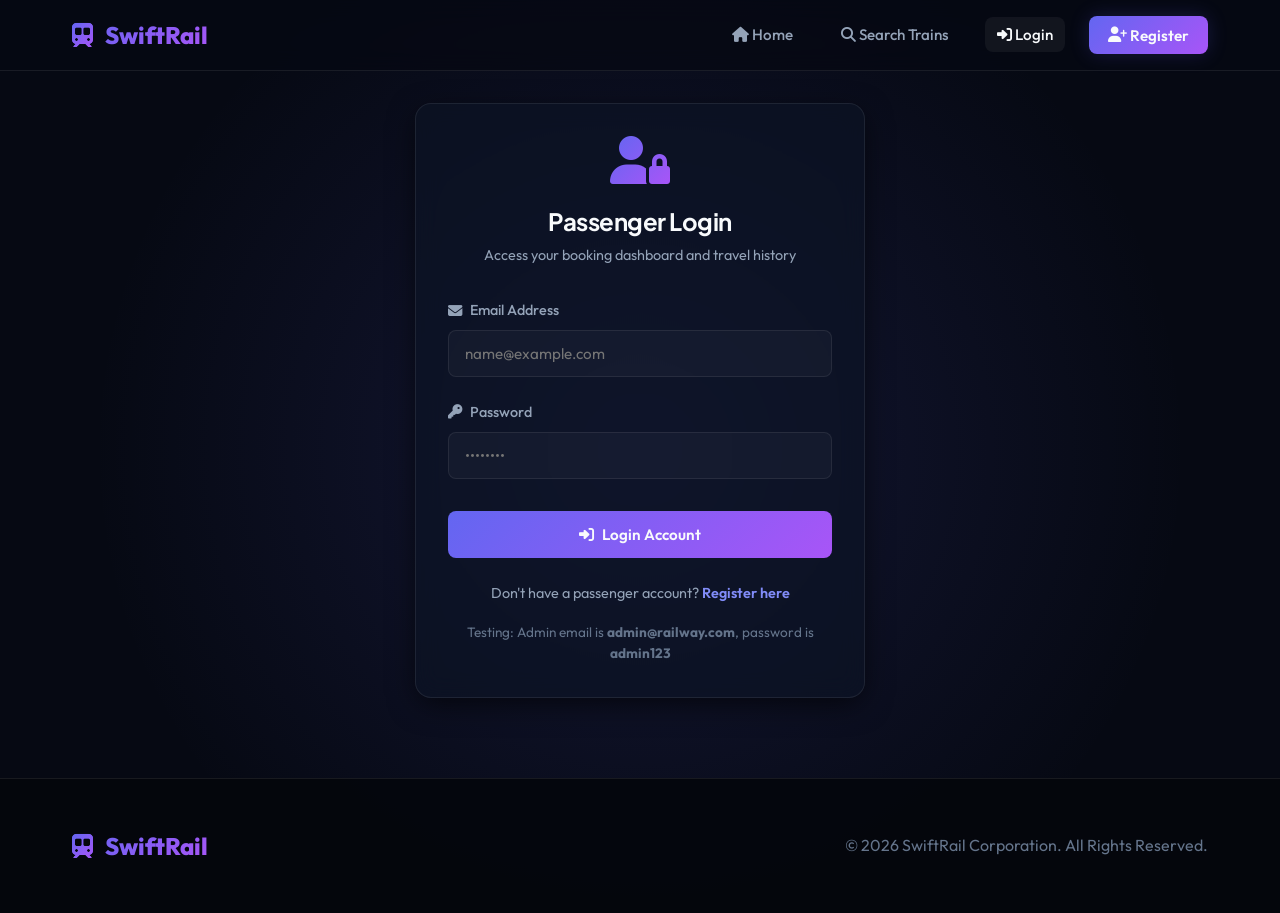
<file: Frontend/booking.html>
<!DOCTYPE html>
<html lang="en">
<head>
    <meta charset="UTF-8">
    <meta name="viewport" content="width=device-width, initial-scale=1.0">
    <title>Book Ticket - SwiftRail</title>
    <link rel="stylesheet" href="style.css">
    <link rel="stylesheet" href="https://cdnjs.cloudflare.com/ajax/libs/font-awesome/6.4.0/css/all.min.css">
</head>
<body>
    <header>
        <div class="nav-container">
            <a href="index.html" class="logo">
                <i class="fa-solid fa-train-subway"></i> SwiftRail
            </a>
            <nav>
                <ul id="nav-links">
                    <li><a href="index.html"><i class="fa-solid fa-house"></i> Home</a></li>
                    <li><a href="trains.html"><i class="fa-solid fa-magnifying-glass"></i> Search Trains</a></li>
                </ul>
            </nav>
        </div>
    </header>

    <main>
        <h2 style="margin-bottom: 2rem;"><i class="fa-solid fa-address-card" style="color: var(--primary-light);"></i> Passenger & Ticket Details</h2>

        <div class="grid-2">
            <!-- Left Side: Form -->
            <div class="glass-card">
                <h3 style="margin-bottom: 1.5rem; display: flex; align-items: center; gap: 0.5rem;">
                    <i class="fa-solid fa-user-pen" style="color: var(--primary-light);"></i> Passenger Information
                </h3>
                <form id="ticket-booking-form">
                    <div class="form-group">
                        <label for="book-passenger-name"><i class="fa-solid fa-user"></i> Passenger Name</label>
                        <input type="text" id="book-passenger-name" placeholder="Rahul Sharma" required>
                    </div>

                    <div class="grid-2">
                        <div class="form-group">
                            <label for="book-coach"><i class="fa-solid fa-couch"></i> Coach Type</label>
                            <select id="book-coach" required>
                                <option value="Sleeper">Sleeper</option>
                                <option value="AC 3 Tier">AC 3 Tier</option>
                                <option value="AC 2 Tier">AC 2 Tier</option>
                                <option value="AC First Class">AC First Class</option>
                                <option value="Chair Car">Chair Car</option>
                            </select>
                        </div>

                        <div class="form-group">
                            <label for="book-seat-pref"><i class="fa-solid fa-face-smile"></i> Seat Preference</label>
                            <select id="book-seat-pref" required>
                                <option value="No Preference">No Preference</option>
                                <option value="Lower">Lower Berth</option>
                                <option value="Middle">Middle Berth</option>
                                <option value="Upper">Upper Berth</option>
                                <option value="Side Lower">Side Lower</option>
                                <option value="Side Upper">Side Upper</option>
                                <option value="Window">Window Seat</option>
                            </select>
                        </div>
                    </div>

                    <div style="background: rgba(255, 255, 255, 0.02); border: 1px solid var(--border-color); border-radius: var(--radius-sm); padding: 1rem; margin-top: 1rem;">
                        <span style="font-size: 0.85rem; color: var(--text-secondary);"><i class="fa-solid fa-circle-info"></i> Booking note:</span>
                        <p style="font-size: 0.8rem; color: var(--text-muted); margin-top: 0.25rem;">Choose a seat visually below or let the system allocate it. Status Confirmed/RAC depends on general quota availability.</p>
                    </div>

                    <!-- Visual Seat Map (Visualisation Feature) -->
                    <div id="seat-map-wrapper" style="margin-top: 1.5rem;">
                        <h4 style="margin-bottom: 0.75rem; color: var(--primary-light);"><i class="fa-solid fa-chair"></i> Select Seat Visually</h4>
                        <div id="seat-layout-grid" style="display: grid; grid-template-columns: repeat(4, 1fr); gap: 0.5rem; background: rgba(0,0,0,0.2); padding: 1rem; border-radius: var(--radius-sm); border: 1px solid var(--border-color); max-height: 250px; overflow-y: auto;">
                            <!-- Dynamically generated seats -->
                        </div>
                        <div style="display: flex; gap: 1rem; justify-content: center; margin-top: 0.75rem; font-size: 0.8rem; color: var(--text-secondary);">
                            <span style="display: flex; align-items: center; gap: 0.25rem;"><i class="fa-solid fa-square" style="color: var(--primary-light);"></i> Selected</span>
                            <span style="display: flex; align-items: center; gap: 0.25rem;"><i class="fa-solid fa-square" style="color: rgba(255,255,255,0.05); border: 1px solid var(--border-color);"></i> Available</span>
                            <span style="display: flex; align-items: center; gap: 0.25rem;"><i class="fa-solid fa-square" style="color: var(--danger);"></i> Booked</span>
                        </div>
                        <input type="hidden" id="book-selected-seat" value="">
                    </div>
                </form>
            </div>

            <!-- Right Side: Booking Summary & Details -->
            <div class="glass-card" style="display: flex; flex-direction: column; justify-content: space-between;">
                <div>
                    <h3 style="margin-bottom: 1.5rem; display: flex; align-items: center; gap: 0.5rem; border-bottom: 1px solid var(--border-color); padding-bottom: 0.75rem;">
                        <i class="fa-solid fa-list-check" style="color: var(--primary-light);"></i> Booking Summary
                    </h3>
                    <div id="booking-summary-details" style="display: flex; flex-direction: column; gap: 1rem;">
                        <!-- Injected by script.js -->
                        <div style="text-align: center; padding: 2rem;">
                            <i class="fa-solid fa-spinner fa-spin" style="font-size: 2rem; color: var(--primary-light);"></i>
                        </div>
                    </div>
                </div>

                <div style="margin-top: 2rem;">
                    <div style="display: flex; justify-content: space-between; align-items: center; margin-bottom: 1.5rem; border-top: 1px solid var(--border-color); padding-top: 1rem;">
                        <span style="font-size: 1.1rem; font-weight: 600;">Total Fare (incl. taxes)</span>
                        <span id="booking-summary-total-fare" style="font-size: 1.8rem; font-weight: 800; color: var(--primary-light);">₹0.00</span>
                    </div>
                    <button type="submit" form="ticket-booking-form" class="btn" style="width: 100%; padding: 0.9rem;"><i class="fa-solid fa-credit-card"></i> Proceed to Payment</button>
                </div>
            </div>
        </div>
    </main>

    <footer>
        <div class="footer-content">
            <div class="logo">
                <i class="fa-solid fa-train-subway"></i> SwiftRail
            </div>
            <p style="color: var(--text-muted);">&copy; 2026 SwiftRail Corporation. All Rights Reserved.</p>
        </div>
    </footer>

    <script src="script.js"></script>
</body>
</html>
</file>
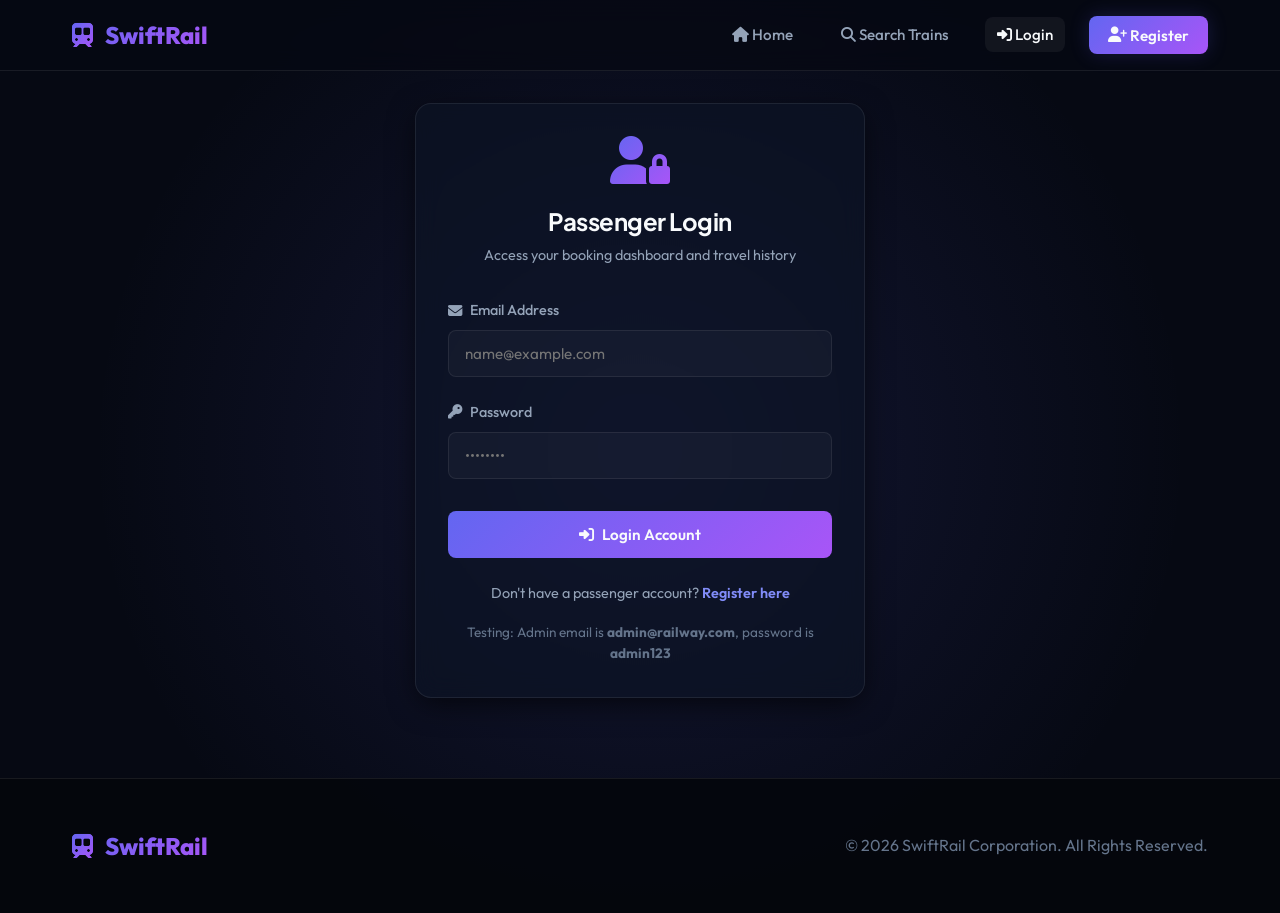
<file: Frontend/login.html>
<!DOCTYPE html>
<html lang="en">
<head>
    <meta charset="UTF-8">
    <meta name="viewport" content="width=device-width, initial-scale=1.0">
    <title>Login - SwiftRail</title>
    <link rel="stylesheet" href="style.css">
    <link rel="stylesheet" href="https://cdnjs.cloudflare.com/ajax/libs/font-awesome/6.4.0/css/all.min.css">
</head>
<body>
    <header>
        <div class="nav-container">
            <a href="index.html" class="logo">
                <i class="fa-solid fa-train-subway"></i> SwiftRail
            </a>
            <nav>
                <ul id="nav-links">
                    <li><a href="index.html"><i class="fa-solid fa-house"></i> Home</a></li>
                    <li><a href="trains.html"><i class="fa-solid fa-magnifying-glass"></i> Search Trains</a></li>
                </ul>
            </nav>
        </div>
    </header>

    <main style="display: flex; justify-content: center; align-items: center; min-height: 60vh;">
        <div class="glass-card" style="width: 100%; max-width: 450px;">
            <div style="text-align: center; margin-bottom: 2rem;">
                <i class="fa-solid fa-user-lock" style="font-size: 3rem; background: var(--primary-gradient); -webkit-background-clip: text; -webkit-text-fill-color: transparent;"></i>
                <h2 style="margin-top: 1rem;">Passenger Login</h2>
                <p style="color: var(--text-secondary); font-size: 0.9rem; margin-top: 0.25rem;">Access your booking dashboard and travel history</p>
            </div>

            <div id="login-error" style="background: rgba(239, 68, 68, 0.1); border: 1px solid rgba(239, 68, 68, 0.2); color: var(--danger); padding: 0.75rem 1rem; border-radius: var(--radius-sm); margin-bottom: 1.5rem; font-size: 0.9rem; display: none;">
                <!-- Error text injected here -->
            </div>

            <form id="login-form">
                <div class="form-group">
                    <label for="login-email"><i class="fa-solid fa-envelope"></i> Email Address</label>
                    <input type="email" id="login-email" placeholder="name@example.com" required>
                </div>

                <div class="form-group" style="margin-bottom: 2rem;">
                    <div style="display: flex; justify-content: space-between; align-items: center;">
                        <label for="login-password"><i class="fa-solid fa-key"></i> Password</label>
                    </div>
                    <input type="password" id="login-password" placeholder="••••••••" required>
                </div>

                <button type="submit" class="btn" style="width: 100%; padding: 0.9rem;"><i class="fa-solid fa-right-to-bracket"></i> Login Account</button>
            </form>

            <div class="form-footer">
                Don't have a passenger account? <a href="register.html" style="font-weight: 600;">Register here</a>
            </div>
            
            <div style="text-align: center; margin-top: 1rem; font-size: 0.85rem; color: var(--text-muted);">
                Testing: Admin email is <strong>admin@railway.com</strong>, password is <strong>admin123</strong>
            </div>
        </div>
    </main>

    <footer>
        <div class="footer-content">
            <div class="logo">
                <i class="fa-solid fa-train-subway"></i> SwiftRail
            </div>
            <p style="color: var(--text-muted);">&copy; 2026 SwiftRail Corporation. All Rights Reserved.</p>
        </div>
    </footer>

    <script src="script.js"></script>
</body>
</html>
</file>
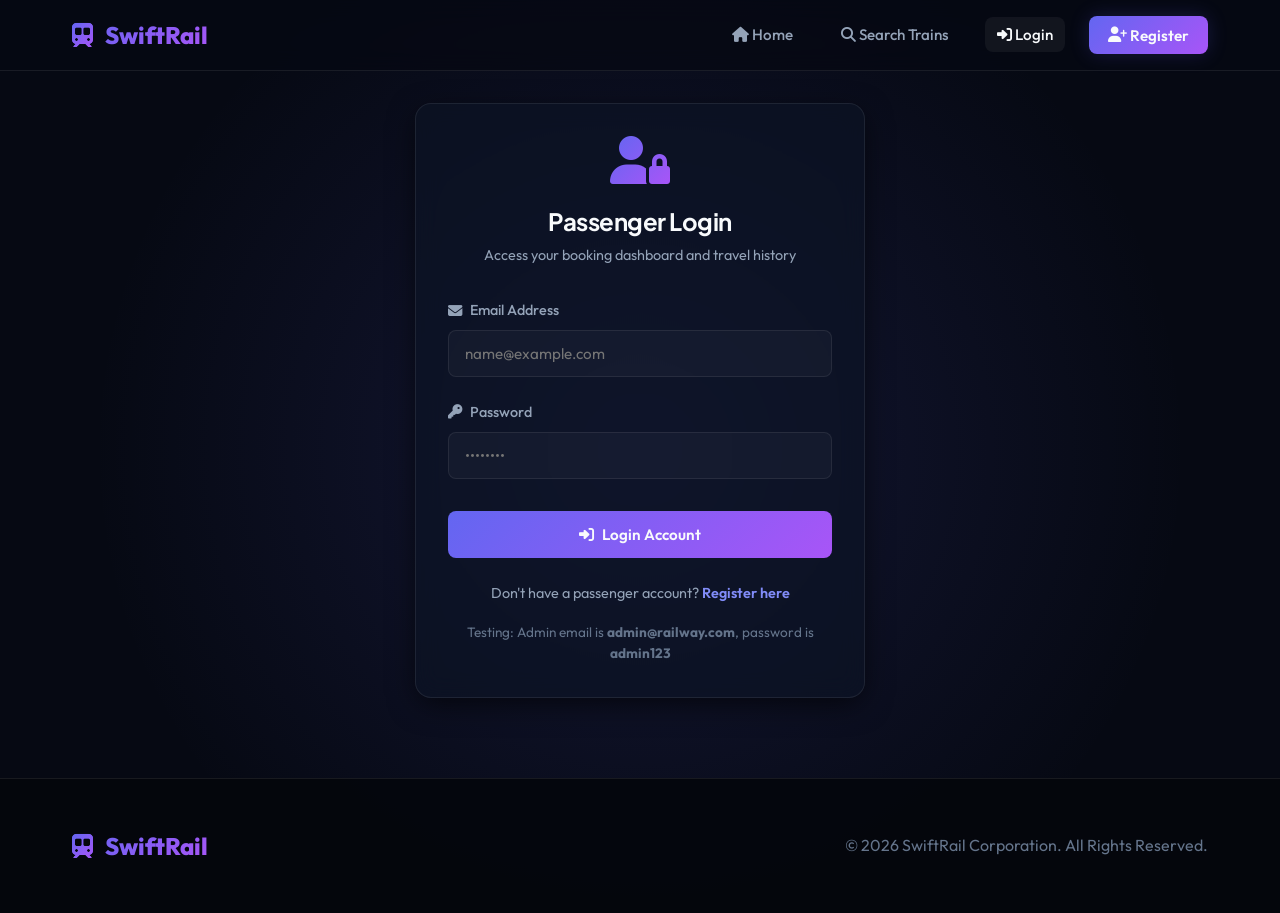
<file: Frontend/payment.html>
<!DOCTYPE html>
<html lang="en">
<head>
    <meta charset="UTF-8">
    <meta name="viewport" content="width=device-width, initial-scale=1.0">
    <title>Payment Portal - SwiftRail</title>
    <link rel="stylesheet" href="style.css">
    <link rel="stylesheet" href="https://cdnjs.cloudflare.com/ajax/libs/font-awesome/6.4.0/css/all.min.css">
</head>
<body>
    <header>
        <div class="nav-container">
            <a href="index.html" class="logo">
                <i class="fa-solid fa-train-subway"></i> SwiftRail
            </a>
            <nav>
                <ul id="nav-links">
                    <li><a href="index.html"><i class="fa-solid fa-house"></i> Home</a></li>
                    <li><a href="trains.html"><i class="fa-solid fa-magnifying-glass"></i> Search Trains</a></li>
                </ul>
            </nav>
        </div>
    </header>

    <main style="display: flex; justify-content: center; align-items: center; min-height: 70vh;">
        <div class="glass-card" style="width: 100%; max-width: 500px;">
            <div style="text-align: center; margin-bottom: 2rem;">
                <i class="fa-solid fa-shield-halved" style="font-size: 3rem; color: var(--success);"></i>
                <h2 style="margin-top: 1rem;">Secure Payment Gateway</h2>
                <p style="color: var(--text-secondary); font-size: 0.9rem;">Please choose your preferred transaction method</p>
            </div>

            <!-- Loading overlay or state -->
            <div id="payment-loader" style="text-align: center; padding: 2rem;">
                <i class="fa-solid fa-spinner fa-spin" style="font-size: 2rem; color: var(--primary-light);"></i>
            </div>

            <div id="payment-main-content" style="display: none;">
                <div style="background: rgba(255, 255, 255, 0.02); border: 1px solid var(--border-color); padding: 1.2rem; border-radius: var(--radius-sm); margin-bottom: 2rem;">
                    <div style="display: flex; justify-content: space-between; align-items: center; margin-bottom: 0.5rem;">
                        <span style="color: var(--text-secondary); font-size: 0.9rem;">Booking ID</span>
                        <strong id="pay-booking-id">#401</strong>
                    </div>
                    <div style="display: flex; justify-content: space-between; align-items: center; margin-bottom: 0.5rem;">
                        <span style="color: var(--text-secondary); font-size: 0.9rem;">Passenger Name</span>
                        <strong id="pay-passenger-name">Rahul Sharma</strong>
                    </div>
                    <div style="display: flex; justify-content: space-between; align-items: center; border-top: 1px solid var(--border-color); padding-top: 0.75rem; margin-top: 0.75rem;">
                        <span style="font-weight: 600;">Amount Payable</span>
                        <strong id="pay-amount" style="font-size: 1.4rem; color: var(--primary-light);">₹1200.00</strong>
                    </div>
                </div>

                <form id="payment-form">
                    <div class="form-group" style="margin-bottom: 2rem;">
                        <label for="pay-method"><i class="fa-solid fa-wallet"></i> Choose Payment Method</label>
                        <select id="pay-method" required>
                            <option value="" disabled selected>Select Payment Method</option>
                            <option value="UPI">UPI (Google Pay, PhonePe, Paytm)</option>
                            <option value="Credit Card">Credit Card (Visa, MasterCard, Amex)</option>
                            <option value="Debit Card">Debit Card (Rupay, Visa, Maestro)</option>
                            <option value="Net Banking">Net Banking (SBI, HDFC, ICICI)</option>
                            <option value="Wallet">Wallet (Paytm, Mobikwik)</option>
                        </select>
                    </div>

                    <button type="submit" class="btn" style="width: 100%; padding: 0.9rem;" id="payment-submit-btn">
                        <i class="fa-solid fa-lock-open"></i> Authorize & Pay ₹0.00
                    </button>
                </form>
            </div>
            
            <!-- Success/Failed State Panel -->
            <div id="payment-status-panel" style="display: none; text-align: center; padding: 2rem 0;">
                <div id="payment-status-icon-container" style="margin-bottom: 1.5rem;">
                    <!-- Status Icon will be injected -->
                </div>
                <h2 id="payment-status-title" style="margin-bottom: 0.5rem;">Payment Successful!</h2>
                <p id="payment-status-msg" style="color: var(--text-secondary); margin-bottom: 2rem; font-size: 0.95rem;">Your booking is now confirmed. Safe travels!</p>
                
                <div style="background: rgba(255, 255, 255, 0.02); border: 1px solid var(--border-color); padding: 1rem; border-radius: var(--radius-sm); text-align: left; margin-bottom: 2rem; font-size: 0.9rem;">
                    <div style="display: flex; justify-content: space-between; margin-bottom: 0.4rem;">
                        <span style="color: var(--text-secondary);">Transaction ID:</span>
                        <strong id="status-txn-id">TXN123456789</strong>
                    </div>
                    <div style="display: flex; justify-content: space-between;">
                        <span style="color: var(--text-secondary);">Allocated Seat:</span>
                        <strong id="status-seat-num">C5-18</strong>
                    </div>
                </div>

                <div style="display: flex; gap: 1rem; justify-content: center;">
                    <a href="booking_history.html" class="btn btn-secondary"><i class="fa-solid fa-list-check"></i> Bookings</a>
                    <a href="passenger_dashboard.html" class="btn"><i class="fa-solid fa-gauge-high"></i> Dashboard</a>
                </div>
            </div>
        </div>
    </main>

    <footer>
        <div class="footer-content">
            <div class="logo">
                <i class="fa-solid fa-train-subway"></i> SwiftRail
            </div>
            <p style="color: var(--text-muted);">&copy; 2026 SwiftRail Corporation. All Rights Reserved.</p>
        </div>
    </footer>

    <script src="script.js"></script>
</body>
</html>
</file>
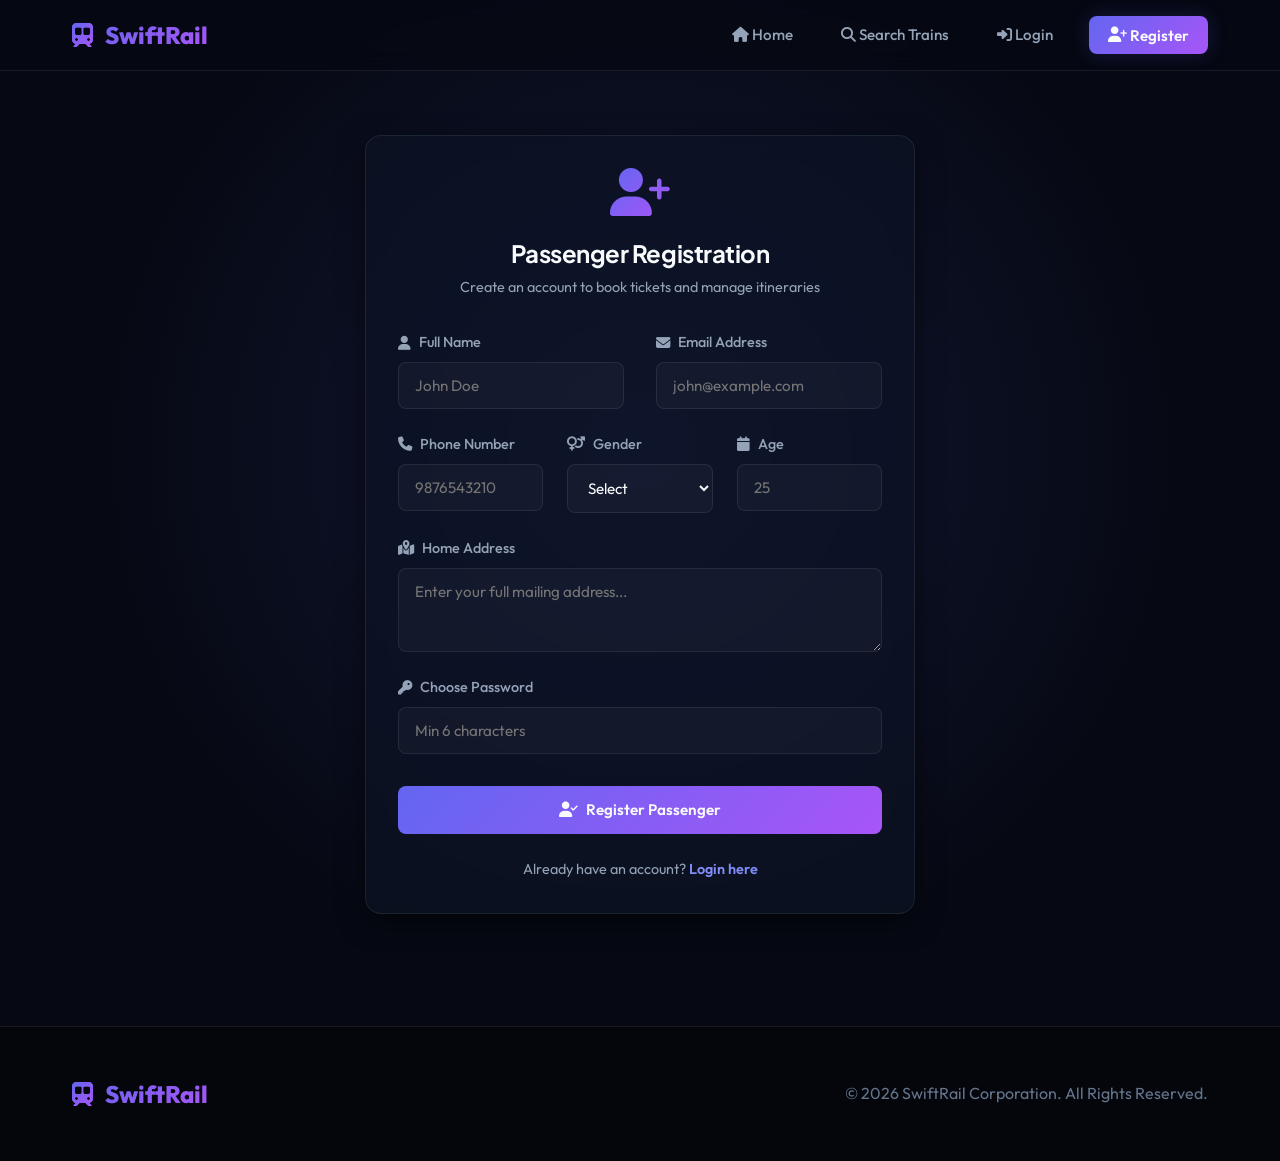
<file: Frontend/register.html>
<!DOCTYPE html>
<html lang="en">
<head>
    <meta charset="UTF-8">
    <meta name="viewport" content="width=device-width, initial-scale=1.0">
    <title>Passenger Registration - SwiftRail</title>
    <link rel="stylesheet" href="style.css">
    <link rel="stylesheet" href="https://cdnjs.cloudflare.com/ajax/libs/font-awesome/6.4.0/css/all.min.css">
</head>
<body>
    <header>
        <div class="nav-container">
            <a href="index.html" class="logo">
                <i class="fa-solid fa-train-subway"></i> SwiftRail
            </a>
            <nav>
                <ul id="nav-links">
                    <li><a href="index.html"><i class="fa-solid fa-house"></i> Home</a></li>
                    <li><a href="trains.html"><i class="fa-solid fa-magnifying-glass"></i> Search Trains</a></li>
                </ul>
            </nav>
        </div>
    </header>

    <main style="display: flex; justify-content: center; align-items: center; min-height: 80vh;">
        <div class="glass-card" style="width: 100%; max-width: 550px; margin: 2rem 0;">
            <div style="text-align: center; margin-bottom: 2rem;">
                <i class="fa-solid fa-user-plus" style="font-size: 3rem; background: var(--primary-gradient); -webkit-background-clip: text; -webkit-text-fill-color: transparent;"></i>
                <h2 style="margin-top: 1rem;">Passenger Registration</h2>
                <p style="color: var(--text-secondary); font-size: 0.9rem; margin-top: 0.25rem;">Create an account to book tickets and manage itineraries</p>
            </div>

            <div id="register-error" style="background: rgba(239, 68, 68, 0.1); border: 1px solid rgba(239, 68, 68, 0.2); color: var(--danger); padding: 0.75rem 1rem; border-radius: var(--radius-sm); margin-bottom: 1.5rem; font-size: 0.9rem; display: none;">
                <!-- Error text injected here -->
            </div>

            <form id="register-form">
                <div class="grid-2">
                    <div class="form-group">
                        <label for="reg-name"><i class="fa-solid fa-user"></i> Full Name</label>
                        <input type="text" id="reg-name" placeholder="John Doe" required>
                    </div>

                    <div class="form-group">
                        <label for="reg-email"><i class="fa-solid fa-envelope"></i> Email Address</label>
                        <input type="email" id="reg-email" placeholder="john@example.com" required>
                    </div>
                </div>

                <div class="grid-3">
                    <div class="form-group">
                        <label for="reg-phone"><i class="fa-solid fa-phone"></i> Phone Number</label>
                        <input type="tel" id="reg-phone" placeholder="9876543210" required>
                    </div>

                    <div class="form-group">
                        <label for="reg-gender"><i class="fa-solid fa-venus-mars"></i> Gender</label>
                        <select id="reg-gender" required>
                            <option value="" disabled selected>Select</option>
                            <option value="Male">Male</option>
                            <option value="Female">Female</option>
                            <option value="Other">Other</option>
                        </select>
                    </div>

                    <div class="form-group">
                        <label for="reg-age"><i class="fa-solid fa-calendar"></i> Age</label>
                        <input type="number" id="reg-age" min="1" max="120" placeholder="25" required>
                    </div>
                </div>

                <div class="form-group">
                    <label for="reg-address"><i class="fa-solid fa-map-location-dot"></i> Home Address</label>
                    <textarea id="reg-address" rows="3" placeholder="Enter your full mailing address..." required></textarea>
                </div>

                <div class="form-group" style="margin-bottom: 2rem;">
                    <label for="reg-password"><i class="fa-solid fa-key"></i> Choose Password</label>
                    <input type="password" id="reg-password" placeholder="Min 6 characters" minlength="6" required>
                </div>

                <button type="submit" class="btn" style="width: 100%; padding: 0.9rem;"><i class="fa-solid fa-user-check"></i> Register Passenger</button>
            </form>

            <div class="form-footer">
                Already have an account? <a href="login.html" style="font-weight: 600;">Login here</a>
            </div>
        </div>
    </main>

    <footer>
        <div class="footer-content">
            <div class="logo">
                <i class="fa-solid fa-train-subway"></i> SwiftRail
            </div>
            <p style="color: var(--text-muted);">&copy; 2026 SwiftRail Corporation. All Rights Reserved.</p>
        </div>
    </footer>

    <script src="script.js"></script>
</body>
</html>
</file>
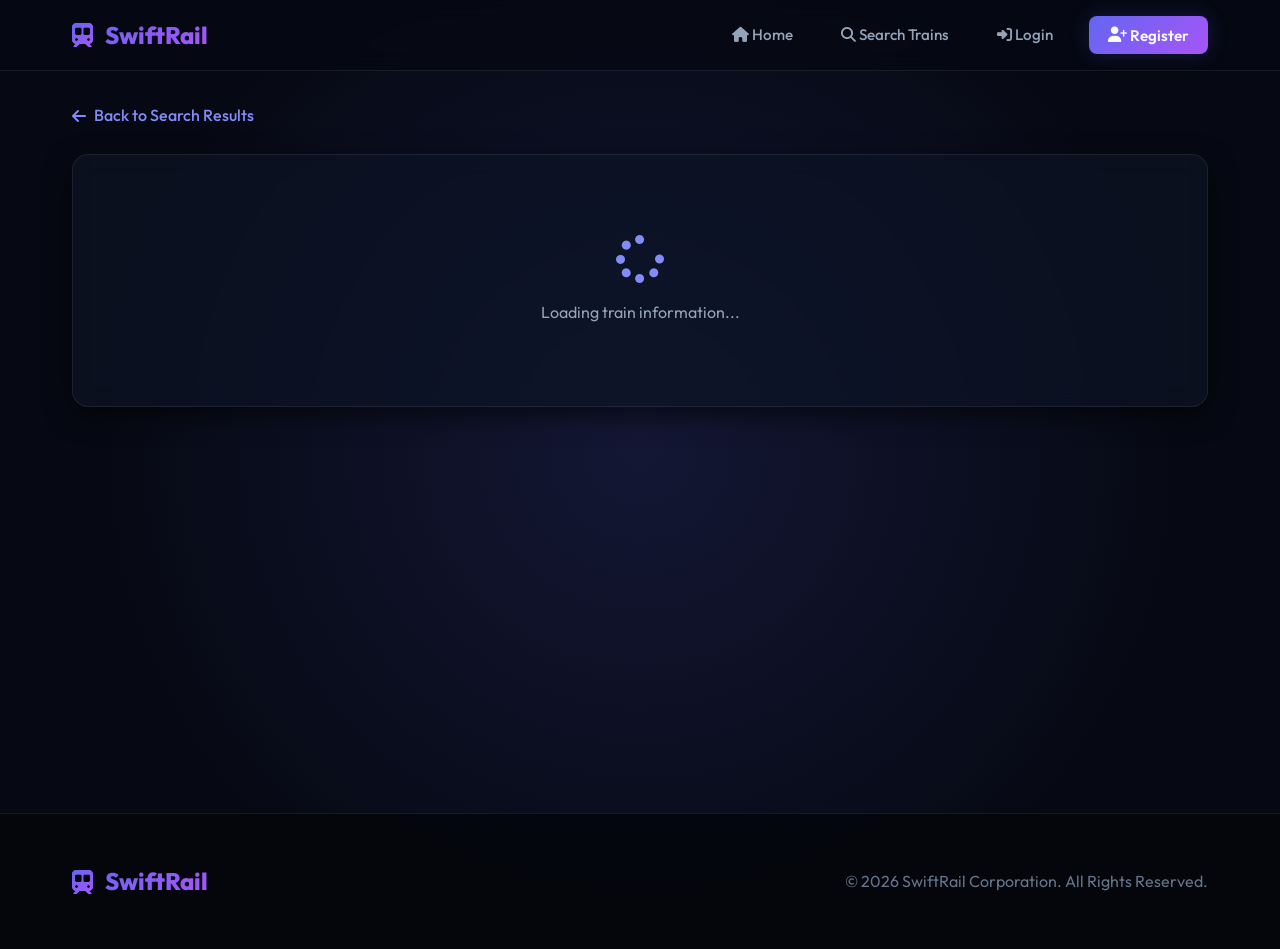
<file: Frontend/train_details.html>
<!DOCTYPE html>
<html lang="en">
<head>
    <meta charset="UTF-8">
    <meta name="viewport" content="width=device-width, initial-scale=1.0">
    <title>Train Details - SwiftRail</title>
    <link rel="stylesheet" href="style.css">
    <link rel="stylesheet" href="https://cdnjs.cloudflare.com/ajax/libs/font-awesome/6.4.0/css/all.min.css">
</head>
<body>
    <header>
        <div class="nav-container">
            <a href="index.html" class="logo">
                <i class="fa-solid fa-train-subway"></i> SwiftRail
            </a>
            <nav>
                <ul id="nav-links">
                    <li><a href="index.html"><i class="fa-solid fa-house"></i> Home</a></li>
                    <li><a href="trains.html"><i class="fa-solid fa-magnifying-glass"></i> Search Trains</a></li>
                </ul>
            </nav>
        </div>
    </header>

    <main>
        <div style="margin-bottom: 1.5rem;">
            <a href="javascript:history.back()" style="display: inline-flex; align-items: center; gap: 0.5rem; font-weight: 500;">
                <i class="fa-solid fa-arrow-left"></i> Back to Search Results
            </a>
        </div>

        <div class="glass-card" id="train-details-panel">
            <!-- Dynamically populated train details -->
            <div style="text-align: center; padding: 3rem;">
                <i class="fa-solid fa-spinner fa-spin" style="font-size: 3rem; color: var(--primary-light);"></i>
                <p style="margin-top: 1rem; color: var(--text-secondary);">Loading train information...</p>
            </div>
        </div>
    </main>

    <footer>
        <div class="footer-content">
            <div class="logo">
                <i class="fa-solid fa-train-subway"></i> SwiftRail
            </div>
            <p style="color: var(--text-muted);">&copy; 2026 SwiftRail Corporation. All Rights Reserved.</p>
        </div>
    </footer>

    <script src="script.js"></script>
</body>
</html>
</file>
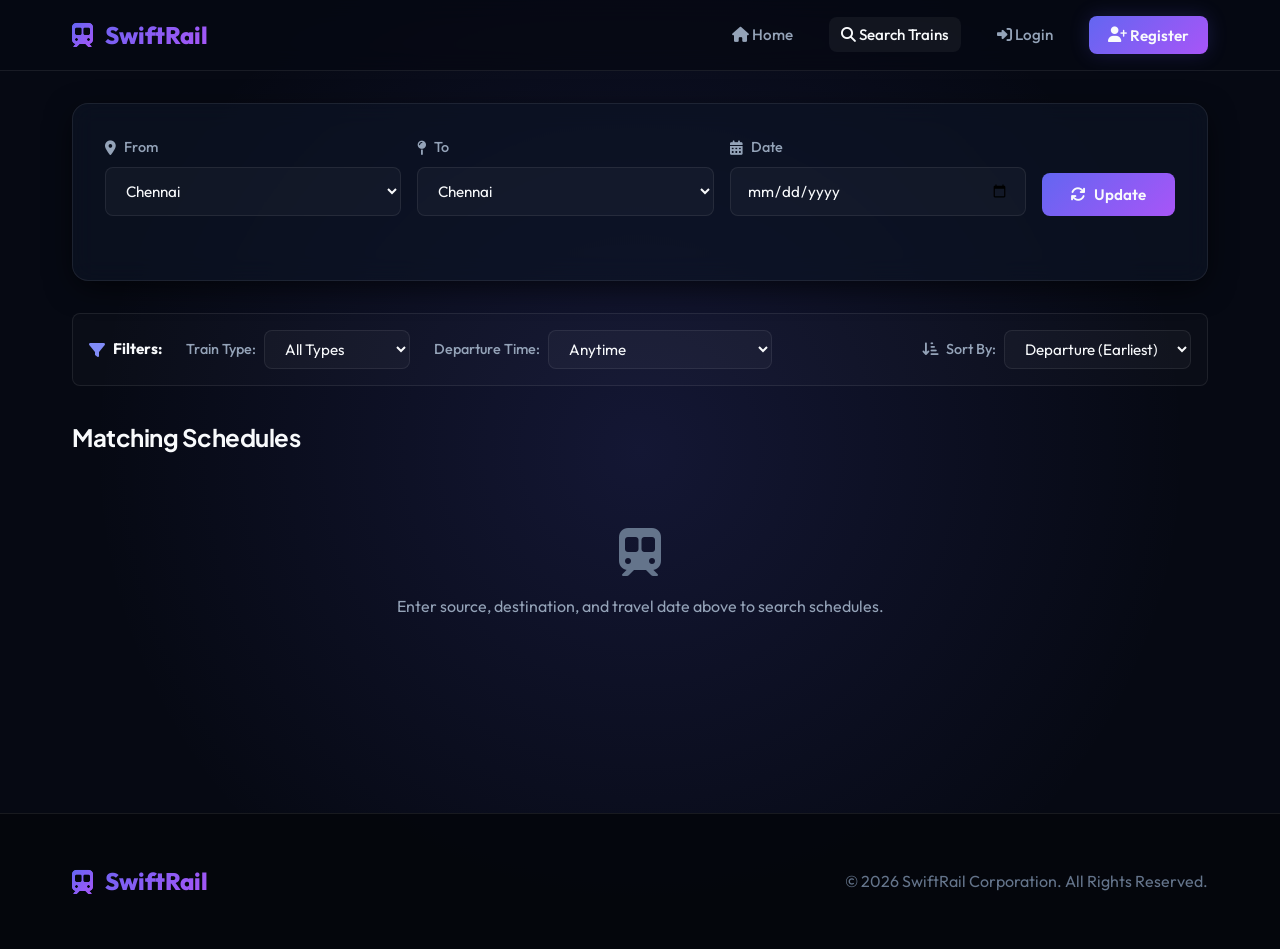
<file: Frontend/trains.html>
<!DOCTYPE html>
<html lang="en">
<head>
    <meta charset="UTF-8">
    <meta name="viewport" content="width=device-width, initial-scale=1.0">
    <title>Search Trains - SwiftRail</title>
    <link rel="stylesheet" href="style.css">
    <link rel="stylesheet" href="https://cdnjs.cloudflare.com/ajax/libs/font-awesome/6.4.0/css/all.min.css">
</head>
<body>
    <header>
        <div class="nav-container">
            <a href="index.html" class="logo">
                <i class="fa-solid fa-train-subway"></i> SwiftRail
            </a>
            <nav>
                <ul id="nav-links">
                    <li><a href="index.html"><i class="fa-solid fa-house"></i> Home</a></li>
                    <li><a href="trains.html" class="active"><i class="fa-solid fa-magnifying-glass"></i> Search Trains</a></li>
                </ul>
            </nav>
        </div>
    </header>

    <main>
        <!-- Horizontal Search Form -->
        <div class="glass-card" style="margin-bottom: 2rem;">
            <form id="horizontal-search-form" class="search-bar-horizontal">
                <div class="form-group">
                    <label for="h-source"><i class="fa-solid fa-location-dot"></i> From</label>
                    <select id="h-source" required>
                        <option value="" disabled>Select Source</option>
                        <option value="Chennai">Chennai</option>
                        <option value="Bangalore">Bangalore</option>
                        <option value="Delhi">Delhi</option>
                        <option value="Mumbai">Mumbai</option>
                        <option value="Pune">Pune</option>
                        <option value="Kolkata">Kolkata</option>
                        <option value="Bhopal">Bhopal</option>
                        <option value="Hyderabad">Hyderabad</option>
                    </select>
                </div>
                <div class="form-group">
                    <label for="h-destination"><i class="fa-solid fa-map-pin"></i> To</label>
                    <select id="h-destination" required>
                        <option value="" disabled>Select Destination</option>
                        <option value="Chennai">Chennai</option>
                        <option value="Bangalore">Bangalore</option>
                        <option value="Delhi">Delhi</option>
                        <option value="Mumbai">Mumbai</option>
                        <option value="Pune">Pune</option>
                        <option value="Kolkata">Kolkata</option>
                        <option value="Bhopal">Bhopal</option>
                        <option value="Hyderabad">Hyderabad</option>
                    </select>
                </div>
                <div class="form-group">
                    <label for="h-date"><i class="fa-solid fa-calendar-days"></i> Date</label>
                    <input type="date" id="h-date" required>
                </div>
                <button type="submit" class="btn" style="height: 43px;"><i class="fa-solid fa-arrows-rotate"></i> Update</button>
            </form>
        </div>

        <!-- Advanced Filters & Sorting (Bonus Feature) -->
        <div class="filters-panel">
            <div style="display: flex; align-items: center; gap: 0.5rem;">
                <i class="fa-solid fa-filter" style="color: var(--primary-light);"></i>
                <strong style="font-size: 0.95rem;">Filters:</strong>
            </div>

            <div class="filter-group">
                <label for="filter-type">Train Type:</label>
                <select id="filter-type">
                    <option value="ALL">All Types</option>
                    <option value="Express">Express</option>
                    <option value="Superfast">Superfast</option>
                    <option value="Passenger">Passenger</option>
                    <option value="Rajdhani">Rajdhani</option>
                    <option value="Shatabdi">Shatabdi</option>
                    <option value="Vande Bharat">Vande Bharat</option>
                </select>
            </div>

            <div class="filter-group">
                <label for="filter-time">Departure Time:</label>
                <select id="filter-time">
                    <option value="ALL">Anytime</option>
                    <option value="MORNING">Morning (06:00 - 12:00)</option>
                    <option value="AFTERNOON">Afternoon (12:00 - 18:00)</option>
                    <option value="EVENING">Evening (18:00 - 24:00)</option>
                    <option value="NIGHT">Night (00:00 - 06:00)</option>
                </select>
            </div>

            <div class="filter-group" style="margin-left: auto;">
                <label for="sort-by"><i class="fa-solid fa-arrow-down-short-wide"></i> Sort By:</label>
                <select id="sort-by">
                    <option value="TIME_ASC">Departure (Earliest)</option>
                    <option value="FARE_ASC">Fare (Lowest)</option>
                    <option value="DURATION_ASC">Duration (Shortest)</option>
                </select>
            </div>
        </div>

        <!-- Trains List Area -->
        <section id="trains-section">
            <h2 id="search-results-title" style="margin-bottom: 1.5rem; font-size: 1.5rem;">Matching Schedules</h2>
            
            <div id="trains-list-container">
                <!-- Dynamically loaded train cards -->
                <div style="text-align: center; padding: 3rem;" id="train-loader">
                    <i class="fa-solid fa-spinner fa-spin" style="font-size: 3rem; color: var(--primary-light);"></i>
                    <p style="margin-top: 1rem; color: var(--text-secondary);">Enter search details above to view schedules...</p>
                </div>
            </div>
        </section>
    </main>

    <footer>
        <div class="footer-content">
            <div class="logo">
                <i class="fa-solid fa-train-subway"></i> SwiftRail
            </div>
            <p style="color: var(--text-muted);">&copy; 2026 SwiftRail Corporation. All Rights Reserved.</p>
        </div>
    </footer>

    <script src="script.js"></script>
</body>
</html>
</file>
<file: Frontend/style.css>
@import url('https://fonts.googleapis.com/css2?family=Outfit:wght@300;400;500;600;700;800&family=Plus+Jakarta+Sans:wght@300;400;500;600;700;800&display=swap');

:root {
    --font-primary: 'Outfit', sans-serif;
    --font-secondary: 'Plus Jakarta Sans', sans-serif;

    /* Theme Colors (Modern Glassmorphic Dark theme by default) */
    --bg-main: #060913;
    --bg-card: rgba(13, 20, 38, 0.65);
    --bg-card-hover: rgba(20, 30, 58, 0.85);
    --border-color: rgba(255, 255, 255, 0.08);
    --border-glow: rgba(99, 102, 241, 0.25);
    
    --text-primary: #f8fafc;
    --text-secondary: #94a3b8;
    --text-muted: #64748b;

    /* Primary and Accent Gradients */
    --primary: #6366f1;
    --primary-light: #818cf8;
    --primary-gradient: linear-gradient(135deg, #6366f1 0%, #a855f7 100%);
    --secondary-gradient: linear-gradient(135deg, #0ea5e9 0%, #2563eb 100%);
    --accent-glow: radial-gradient(circle, rgba(99, 102, 241, 0.15) 0%, rgba(6, 9, 19, 0) 70%);

    /* Status Colors */
    --success: #10b981;
    --warning: #f59e0b;
    --danger: #ef4444;
    --info: #06b6d4;

    /* Shadows & Effects */
    --shadow-sm: 0 2px 8px -2px rgba(0, 0, 0, 0.5);
    --shadow-md: 0 8px 30px -4px rgba(0, 0, 0, 0.7);
    --shadow-lg: 0 16px 40px -8px rgba(0, 0, 0, 0.8);
    --shadow-glow: 0 0 20px rgba(99, 102, 241, 0.2);
    --blur: blur(12px);
    --radius-sm: 8px;
    --radius-md: 16px;
    --radius-lg: 24px;
}

/* Reset */
* {
    margin: 0;
    padding: 0;
    box-sizing: border-box;
}

body {
    background-color: var(--bg-main);
    background-image: var(--accent-glow);
    background-repeat: no-repeat;
    background-position: top center;
    background-attachment: fixed;
    color: var(--text-primary);
    font-family: var(--font-primary);
    line-height: 1.6;
    overflow-x: hidden;
    min-height: 100vh;
}

/* Base Styles & Typography */
h1, h2, h3, h4, h5, h6 {
    font-family: var(--font-secondary);
    font-weight: 700;
    letter-spacing: -0.02em;
    color: var(--text-primary);
}

a {
    color: var(--primary-light);
    text-decoration: none;
    transition: all 0.3s ease;
}

a:hover {
    color: var(--text-primary);
}

/* Header & Glass Navbar */
header {
    position: sticky;
    top: 0;
    z-index: 100;
    background: rgba(6, 9, 19, 0.75);
    backdrop-filter: var(--blur);
    -webkit-backdrop-filter: var(--blur);
    border-bottom: 1px solid var(--border-color);
}

.nav-container {
    max-width: 1200px;
    margin: 0 auto;
    display: flex;
    justify-content: space-between;
    align-items: center;
    padding: 1rem 2rem;
}

.logo {
    display: flex;
    align-items: center;
    gap: 0.75rem;
    font-size: 1.5rem;
    font-weight: 800;
    background: var(--primary-gradient);
    -webkit-background-clip: text;
    -webkit-text-fill-color: transparent;
}

.logo i {
    background: var(--primary-gradient);
    -webkit-background-clip: text;
    -webkit-text-fill-color: transparent;
}

nav ul {
    display: flex;
    list-style: none;
    gap: 1.5rem;
    align-items: center;
}

nav ul li a {
    font-size: 0.95rem;
    font-weight: 500;
    color: var(--text-secondary);
    padding: 0.5rem 0.75rem;
    border-radius: var(--radius-sm);
    transition: all 0.3s ease;
}

nav ul li a:hover, nav ul li a.active {
    color: var(--text-primary);
    background: rgba(255, 255, 255, 0.05);
}

.nav-btn {
    background: var(--primary-gradient);
    color: var(--text-primary) !important;
    padding: 0.6rem 1.2rem;
    border-radius: var(--radius-sm);
    font-weight: 600;
    box-shadow: var(--shadow-glow);
}

.nav-btn:hover {
    transform: translateY(-2px);
    box-shadow: 0 0 25px rgba(99, 102, 241, 0.4);
}

/* Layout container */
main {
    max-width: 1200px;
    margin: 2rem auto;
    padding: 0 2rem;
    min-height: 70vh;
}

/* Grid helper */
.grid-2 {
    display: grid;
    grid-template-columns: repeat(2, 1fr);
    gap: 2rem;
}

.grid-3 {
    display: grid;
    grid-template-columns: repeat(3, 1fr);
    gap: 1.5rem;
}

.grid-4 {
    display: grid;
    grid-template-columns: repeat(4, 1fr);
    gap: 1.5rem;
}

@media (max-width: 992px) {
    .grid-3, .grid-4 {
        grid-template-columns: repeat(2, 1fr);
    }
}

@media (max-width: 768px) {
    .grid-2, .grid-3, .grid-4 {
        grid-template-columns: 1fr;
    }
    .nav-container {
        flex-direction: column;
        gap: 1rem;
    }
    nav ul {
        flex-wrap: wrap;
        justify-content: center;
        gap: 0.75rem;
    }
}

/* Glassmorphic Panel/Card */
.glass-card {
    background: var(--bg-card);
    border: 1px solid var(--border-color);
    border-radius: var(--radius-md);
    padding: 2rem;
    box-shadow: var(--shadow-md);
    backdrop-filter: var(--blur);
    -webkit-backdrop-filter: var(--blur);
    transition: all 0.3s cubic-bezier(0.4, 0, 0.2, 1);
}

.glass-card:hover {
    border-color: rgba(99, 102, 241, 0.25);
    box-shadow: var(--shadow-lg), 0 0 20px rgba(99, 102, 241, 0.05);
}

.glass-card-header {
    margin-bottom: 1.5rem;
    border-bottom: 1px solid var(--border-color);
    padding-bottom: 1rem;
    display: flex;
    justify-content: space-between;
    align-items: center;
}

/* Hero Section */
.hero {
    text-align: center;
    padding: 4rem 1rem;
    position: relative;
}

.hero h1 {
    font-size: 3.5rem;
    margin-bottom: 1rem;
    line-height: 1.2;
    background: linear-gradient(to right, #ffffff, #94a3b8);
    -webkit-background-clip: text;
    -webkit-text-fill-color: transparent;
}

.hero p {
    font-size: 1.2rem;
    color: var(--text-secondary);
    max-width: 600px;
    margin: 0 auto 2.5rem;
}

/* Form Styles */
.form-group {
    margin-bottom: 1.5rem;
    display: flex;
    flex-direction: column;
    gap: 0.5rem;
}

label {
    font-size: 0.9rem;
    font-weight: 500;
    color: var(--text-secondary);
    display: flex;
    align-items: center;
    gap: 0.5rem;
}

input, select, textarea {
    background: rgba(255, 255, 255, 0.03);
    border: 1px solid var(--border-color);
    padding: 0.8rem 1rem;
    border-radius: var(--radius-sm);
    color: var(--text-primary);
    font-family: var(--font-primary);
    font-size: 0.95rem;
    transition: all 0.3s ease;
    width: 100%;
}

input:focus, select:focus, textarea:focus {
    outline: none;
    border-color: var(--primary);
    background: rgba(255, 255, 255, 0.06);
    box-shadow: 0 0 10px rgba(99, 102, 241, 0.2);
}

.btn {
    background: var(--primary-gradient);
    color: var(--text-primary);
    border: none;
    padding: 0.8rem 1.8rem;
    border-radius: var(--radius-sm);
    font-family: var(--font-primary);
    font-size: 0.95rem;
    font-weight: 600;
    cursor: pointer;
    transition: all 0.3s ease;
    display: inline-flex;
    align-items: center;
    justify-content: center;
    gap: 0.5rem;
}

.btn:hover {
    transform: translateY(-2px);
    box-shadow: var(--shadow-glow);
}

.btn-secondary {
    background: rgba(255, 255, 255, 0.05);
    border: 1px solid var(--border-color);
    color: var(--text-primary);
}

.btn-secondary:hover {
    background: rgba(255, 255, 255, 0.1);
    border-color: var(--text-secondary);
}

.btn-danger {
    background: linear-gradient(135deg, #f43f5e 0%, #e11d48 100%);
    box-shadow: 0 0 15px rgba(244, 63, 94, 0.2);
}

.btn-danger:hover {
    box-shadow: 0 0 25px rgba(244, 63, 94, 0.4);
}

/* Popular Routes Section */
.section-title {
    font-size: 2rem;
    margin-bottom: 2rem;
    text-align: center;
    position: relative;
}

.section-title::after {
    content: '';
    display: block;
    width: 60px;
    height: 4px;
    background: var(--primary-gradient);
    margin: 0.75rem auto 0;
    border-radius: 2px;
}

.route-card {
    display: flex;
    flex-direction: column;
    justify-content: space-between;
    height: 100%;
}

.route-header {
    display: flex;
    justify-content: space-between;
    align-items: center;
    margin-bottom: 1rem;
}

.route-path {
    display: flex;
    align-items: center;
    gap: 0.5rem;
    font-size: 1.1rem;
    font-weight: 600;
}

.route-price {
    font-size: 1.3rem;
    font-weight: 800;
    color: var(--primary-light);
}

/* Offers section */
.offer-banner {
    background: linear-gradient(135deg, rgba(99, 102, 241, 0.1) 0%, rgba(168, 85, 247, 0.1) 100%);
    border: 1px dashed rgba(99, 102, 241, 0.3);
}

.offer-tag {
    background: var(--primary-gradient);
    padding: 0.25rem 0.75rem;
    font-size: 0.75rem;
    font-weight: 700;
    border-radius: 50px;
    width: fit-content;
    margin-bottom: 1rem;
    text-transform: uppercase;
}

/* Footer */
footer {
    border-top: 1px solid var(--border-color);
    padding: 3rem 0;
    margin-top: 5rem;
    background: rgba(4, 6, 12, 0.9);
}

.footer-content {
    max-width: 1200px;
    margin: 0 auto;
    display: flex;
    justify-content: space-between;
    align-items: center;
    padding: 0 2rem;
}

@media (max-width: 768px) {
    .footer-content {
        flex-direction: column;
        gap: 1.5rem;
        text-align: center;
    }
}

/* Train List Page */
.search-bar-horizontal {
    display: flex;
    gap: 1rem;
    align-items: flex-end;
    margin-bottom: 2rem;
    flex-wrap: wrap;
}

.search-bar-horizontal .form-group {
    flex: 1;
    min-width: 200px;
    margin-bottom: 0;
}

/* Train Info Card */
.train-card {
    display: grid;
    grid-template-columns: 2fr 1fr 1.5fr 1fr;
    align-items: center;
    gap: 1.5rem;
    padding: 1.5rem;
    margin-bottom: 1rem;
}

@media (max-width: 768px) {
    .train-card {
        grid-template-columns: 1fr;
        gap: 1rem;
    }
}

.train-title-sec h3 {
    font-size: 1.25rem;
    margin-bottom: 0.25rem;
}

.train-type-badge {
    background: rgba(255, 255, 255, 0.08);
    padding: 0.2rem 0.6rem;
    border-radius: 4px;
    font-size: 0.8rem;
    font-weight: 600;
    text-transform: uppercase;
    letter-spacing: 0.05em;
    display: inline-block;
}

.train-type-badge.rajdhani { color: #f43f5e; background: rgba(244, 63, 94, 0.1); }
.train-type-badge.vande { color: #06b6d4; background: rgba(6, 182, 212, 0.1); }
.train-type-badge.shatabdi { color: #3b82f6; background: rgba(59, 130, 246, 0.1); }

.time-flow {
    display: flex;
    align-items: center;
    gap: 0.75rem;
}

.time-node {
    display: flex;
    flex-direction: column;
}

.time-node span.time {
    font-size: 1.1rem;
    font-weight: 700;
}

.time-node span.station {
    font-size: 0.8rem;
    color: var(--text-secondary);
}

.time-line {
    flex-grow: 1;
    height: 2px;
    background: var(--border-color);
    position: relative;
    min-width: 40px;
}

.time-line::after {
    content: '→';
    position: absolute;
    top: 50%;
    left: 50%;
    transform: translate(-50%, -50%);
    font-size: 0.8rem;
    color: var(--text-secondary);
}

.availability-tag {
    font-size: 0.9rem;
    font-weight: 600;
    display: flex;
    align-items: center;
    gap: 0.5rem;
}

.availability-tag.available { color: var(--success); }
.availability-tag.waiting { color: var(--warning); }
.availability-tag.rac { color: var(--info); }

.fare-section {
    text-align: right;
}

.fare-section .price {
    font-size: 1.5rem;
    font-weight: 800;
    color: var(--text-primary);
}

/* Coach Card Grid */
.coach-grid {
    display: grid;
    grid-template-columns: repeat(auto-fit, minmax(180px, 1fr));
    gap: 1rem;
    margin: 1.5rem 0;
}

.coach-card {
    border: 1px solid var(--border-color);
    background: rgba(255, 255, 255, 0.02);
    border-radius: var(--radius-sm);
    padding: 1rem;
    text-align: center;
    cursor: pointer;
    transition: all 0.3s ease;
}

.coach-card:hover, .coach-card.selected {
    border-color: var(--primary);
    background: rgba(99, 102, 241, 0.08);
}

.coach-card.selected {
    box-shadow: 0 0 15px rgba(99, 102, 241, 0.2);
}

.coach-card h4 {
    margin-bottom: 0.25rem;
}

.coach-card .seats {
    font-size: 0.85rem;
    color: var(--success);
    font-weight: 600;
}

.coach-card .price {
    font-size: 1.1rem;
    font-weight: 700;
    margin-top: 0.5rem;
    color: var(--text-primary);
}

/* Status Pill */
.status-pill {
    padding: 0.25rem 0.75rem;
    border-radius: 50px;
    font-size: 0.8rem;
    font-weight: 600;
    display: inline-block;
    text-transform: uppercase;
}

.status-pill.confirmed, .status-pill.success {
    background: rgba(16, 185, 129, 0.15);
    color: #10b981;
}

.status-pill.cancelled, .status-pill.failed {
    background: rgba(239, 68, 68, 0.15);
    color: #ef4444;
}

.status-pill.pending, .status-pill.waiting, .status-pill.rac {
    background: rgba(245, 158, 11, 0.15);
    color: #f59e0b;
}

/* Dashboard Sidebar / Content Layout */
.dashboard-layout {
    display: grid;
    grid-template-columns: 280px 1fr;
    gap: 2rem;
}

@media (max-width: 992px) {
    .dashboard-layout {
        grid-template-columns: 1fr;
    }
}

.sidebar-menu {
    display: flex;
    flex-direction: column;
    gap: 0.5rem;
}

.sidebar-link {
    display: flex;
    align-items: center;
    gap: 0.75rem;
    padding: 0.9rem 1.2rem;
    border-radius: var(--radius-sm);
    color: var(--text-secondary);
    font-weight: 500;
    transition: all 0.3s ease;
}

.sidebar-link:hover, .sidebar-link.active {
    background: rgba(255, 255, 255, 0.05);
    color: var(--text-primary);
}

.sidebar-link.active {
    background: var(--primary-gradient);
    box-shadow: var(--shadow-glow);
}

/* Table Style */
.table-container {
    overflow-x: auto;
    margin-top: 1rem;
    border-radius: var(--radius-sm);
    border: 1px solid var(--border-color);
}

table {
    width: 100%;
    border-collapse: collapse;
    text-align: left;
}

table th {
    background: rgba(255, 255, 255, 0.03);
    padding: 1rem;
    font-size: 0.85rem;
    text-transform: uppercase;
    letter-spacing: 0.05em;
    color: var(--text-secondary);
    border-bottom: 1px solid var(--border-color);
}

table td {
    padding: 1rem;
    border-bottom: 1px solid var(--border-color);
    font-size: 0.95rem;
}

table tr:last-child td {
    border-bottom: none;
}

table tr:hover td {
    background: rgba(255, 255, 255, 0.01);
}

/* Stat Cards */
.stat-grid {
    display: grid;
    grid-template-columns: repeat(auto-fit, minmax(200px, 1fr));
    gap: 1.5rem;
    margin-bottom: 2rem;
}

.stat-card {
    padding: 1.5rem;
    display: flex;
    justify-content: space-between;
    align-items: center;
}

.stat-info h5 {
    font-size: 0.85rem;
    color: var(--text-secondary);
    text-transform: uppercase;
    margin-bottom: 0.5rem;
}

.stat-info .value {
    font-size: 2rem;
    font-weight: 800;
}

.stat-icon {
    font-size: 2.5rem;
    background: var(--primary-gradient);
    -webkit-background-clip: text;
    -webkit-text-fill-color: transparent;
    opacity: 0.8;
}

/* Modal styling */
.modal-overlay {
    position: fixed;
    top: 0;
    left: 0;
    right: 0;
    bottom: 0;
    background: rgba(0, 0, 0, 0.8);
    backdrop-filter: blur(8px);
    display: flex;
    justify-content: center;
    align-items: center;
    z-index: 1000;
    opacity: 0;
    pointer-events: none;
    transition: all 0.3s ease;
}

.modal-overlay.active {
    opacity: 1;
    pointer-events: auto;
}

.modal-content {
    background: #0d1222;
    border: 1px solid var(--border-color);
    border-radius: var(--radius-md);
    padding: 2.5rem;
    max-width: 600px;
    width: 90%;
    max-height: 90vh;
    overflow-y: auto;
    position: relative;
    box-shadow: var(--shadow-lg), 0 0 30px rgba(99, 102, 241, 0.1);
}

.modal-close {
    position: absolute;
    top: 1.5rem;
    right: 1.5rem;
    background: none;
    border: none;
    color: var(--text-secondary);
    font-size: 1.5rem;
    cursor: pointer;
}

.modal-close:hover {
    color: var(--text-primary);
}

/* Filters panel (in trains.html) */
.filters-panel {
    display: flex;
    flex-wrap: wrap;
    gap: 1.5rem;
    align-items: center;
    background: rgba(255, 255, 255, 0.02);
    border: 1px solid var(--border-color);
    border-radius: var(--radius-sm);
    padding: 1rem;
    margin-bottom: 2rem;
}

.filter-group {
    display: flex;
    align-items: center;
    gap: 0.5rem;
}

.filter-group label {
    margin-bottom: 0;
    white-space: nowrap;
}

.filter-group select {
    padding: 0.5rem 1rem;
    width: auto;
}

/* Ticket Template styling */
.ticket-view {
    border: 2px dashed rgba(99, 102, 241, 0.3);
    background: linear-gradient(to bottom, #111827, #070a13);
    border-radius: var(--radius-sm);
    padding: 2rem;
    position: relative;
}

.ticket-header {
    border-bottom: 1px solid var(--border-color);
    padding-bottom: 1rem;
    margin-bottom: 1.5rem;
    display: flex;
    justify-content: space-between;
    align-items: center;
}

.ticket-grid {
    display: grid;
    grid-template-columns: repeat(2, 1fr);
    gap: 1rem;
    margin-bottom: 1.5rem;
}

.ticket-item {
    display: flex;
    flex-direction: column;
}

.ticket-item span.label {
    font-size: 0.8rem;
    color: var(--text-secondary);
    text-transform: uppercase;
}

.ticket-item span.val {
    font-weight: 600;
}

/* Interactive animations and states */
@keyframes pulseGlow {
    0% { box-shadow: 0 0 15px rgba(99, 102, 241, 0.2); }
    50% { box-shadow: 0 0 25px rgba(99, 102, 241, 0.4); }
    100% { box-shadow: 0 0 15px rgba(99, 102, 241, 0.2); }
}

.btn:active, .sidebar-link.active {
    transform: scale(0.98);
}

.pulse-target {
    animation: pulseGlow 2s infinite;
}

/* Form switch helper */
.form-footer {
    text-align: center;
    margin-top: 1.5rem;
    font-size: 0.9rem;
    color: var(--text-secondary);
}

/* Tab contents (Admin Dashboard) */
.tab-content {
    display: none;
}

.tab-content.active {
    display: block;
}

.admin-header-actions {
    display: flex;
    justify-content: space-between;
    align-items: center;
    margin-bottom: 1.5rem;
}
</file>
